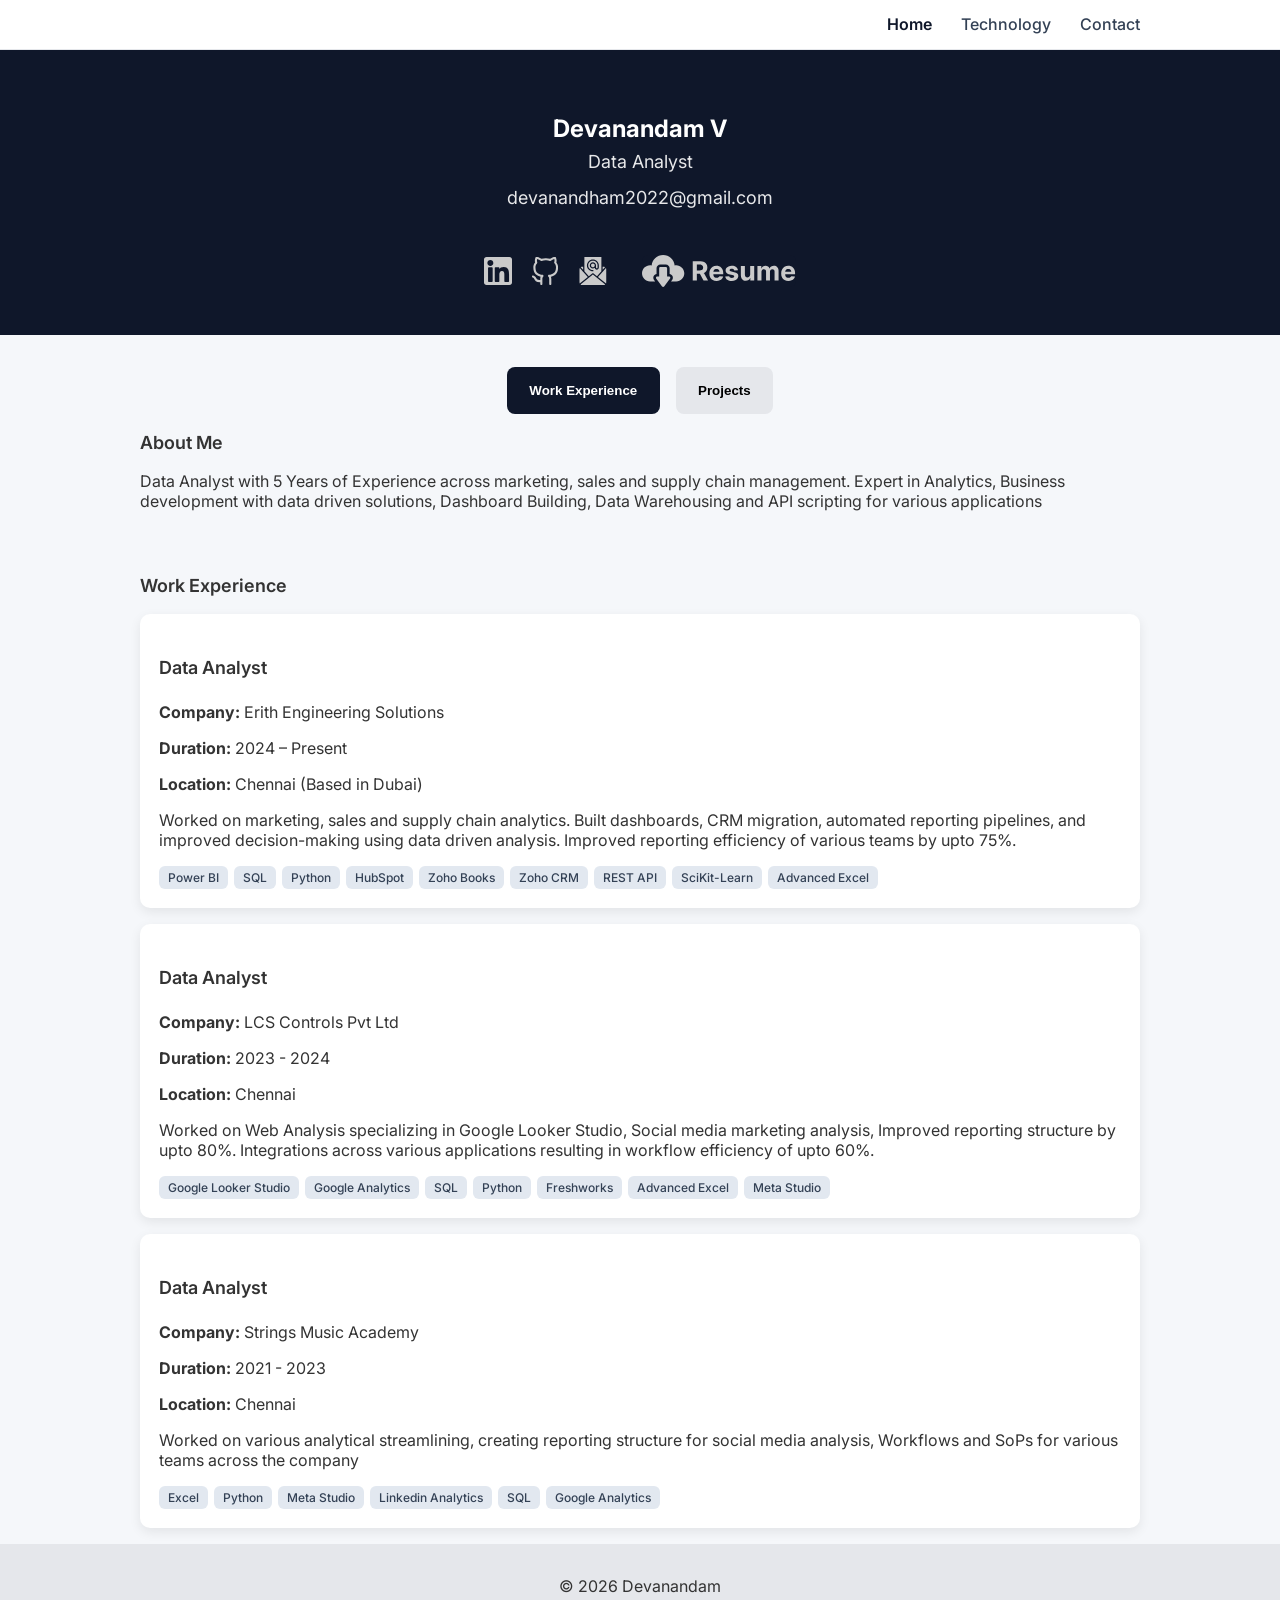
<file: index.html>
<!DOCTYPE html>
<html lang="en">
<head>
    <meta charset="UTF-8" />
    <meta name="viewport" content="width=device-width, initial-scale=1.0" />
    <title>Devanandam | Profile</title>
    <link rel="icon" type="image/svg+xml" href="favicon-B.svg">
    <link rel="stylesheet" href="style.css" />
    <link rel="preconnect" href="https://fonts.googleapis.com">
    <link rel="preconnect" href="https://fonts.gstatic.com" crossorigin>
    <link href="https://fonts.googleapis.com/css2?family=Inter:ital,opsz,wght@0,14..32,100..900;1,14..32,100..900&display=swap" rel="stylesheet">
</head>
<body>
<nav class="navbar">
    <div class="nav-container">
      <div class="logo"></div>
  
      <ul class="nav-links">
        <li><a href="index.html" class="active">Home</a></li>
        <li><a href="technology.html">Technology</a></li>
        <li><a href="Contacts.html">Contact</a></li>
      </ul>
    </div>
  </nav>

<script>
    function openTab(evt, tabName) {
      // hide all tabs
      document.querySelectorAll(".tab-content").forEach(tab => {
        tab.classList.remove("active");
      });
    
      // remove active from buttons
      document.querySelectorAll(".tab-btn").forEach(btn => {
        btn.classList.remove("active");
      });
    
      // show selected
      document.getElementById(tabName).classList.add("active");
      evt.currentTarget.classList.add("active");
    }
</script>


  <header>
    <h1>Devanandam V</h1>
    <h2>Data Analyst</h2>
    <h2>devanandham2022@gmail.com</h2>
    <div class="socials">
        <a href="https://www.linkedin.com/in/devanadham-v-a43195300/" target="_blank">
          <img src="Icons/linkedin-W.svg" alt="LinkedIn" />
        </a>
      
        <a href="https://github.com/Devanandham99" target="_blank">
          <img src="Icons/github-W.svg" alt="GitHub" />
        </a>
      
        <a href="Contacts.html">
          <img src="Icons/email-W.svg" alt="Email" />
        </a>
      
        <a href="Assets/devanandam-resume.pdf" target="_blank" rel="noopener noreferrer" class="resume-btn">
          <img src="Icons/resume-W.svg" alt="Download Resume" />
        </a>
      </div>

  </header>

  <div class="tabs container">
    <button class="tab-btn active" onclick="openTab(event, 'experience')">
      Work Experience
    </button>
    <button class="tab-btn" onclick="openTab(event, 'projects')">
      Projects
    </button>
  </div>

  <section class="about container">
    <h3>About Me</h3>
    <p>Data Analyst with 5 Years of Experience across marketing, sales and supply chain management. Expert in Analytics, Business development with data driven solutions, Dashboard Building, Data Warehousing and API scripting for various applications</p>
  </section>
  <section id="experience" class="tab-content container active">
    <h3>Work Experience</h3>
  
    <div class="card">
      <h4>Data Analyst</h4>
      <p><strong>Company:</strong> Erith Engineering Solutions</p>
      <p><strong>Duration:</strong> 2024 – Present</p>
      <p><strong>Location:</strong> Chennai (Based in Dubai)</p>
      <p>
        Worked on marketing, sales and supply chain analytics. Built dashboards, CRM migration, automated reporting pipelines, and improved decision-making using data driven analysis. Improved reporting efficiency of various teams by upto 75%. 
      </p>

      <!-- ✅ Skills used -->
      <div class="card-skills">
        <span class="skill-tag">Power BI</span>
        <span class="skill-tag">SQL</span>
        <span class="skill-tag">Python</span>
        <span class="skill-tag">HubSpot</span>
        <span class="skill-tag">Zoho Books</span>
        <span class="skill-tag">Zoho CRM</span>
        <span class="skill-tag">REST API</span>
        <span class="skill-tag">SciKit-Learn</span>
        <span class="skill-tag">Advanced Excel</span>
      </div>
    </div>
    <div class="card">
      <h4>Data Analyst</h4>
      <p><strong>Company:</strong> LCS Controls Pvt Ltd</p>
      <p><strong>Duration:</strong> 2023 - 2024</p>
      <p><strong>Location:</strong> Chennai</p>
      <p>
        Worked on Web Analysis specializing in Google Looker Studio, Social media marketing analysis, Improved reporting structure by upto 80%. Integrations across various applications resulting in workflow efficiency of upto 60%.
      </p>

      <!-- ✅ Skills used -->
      <div class="card-skills">
        <span class="skill-tag">Google Looker Studio</span>
        <span class="skill-tag">Google Analytics</span>
        <span class="skill-tag">SQL</span>
        <span class="skill-tag">Python</span>
        <span class="skill-tag">Freshworks</span>
        <span class="skill-tag">Advanced Excel</span>
        <span class="skill-tag">Meta Studio</span>
      </div>
    </div>

    <div class="card">
      <h4>Data Analyst</h4>
      <p><strong>Company:</strong> Strings Music Academy</p>
      <p><strong>Duration:</strong> 2021 - 2023</p>
      <p><strong>Location:</strong> Chennai</p>
      <p>
        Worked on various analytical streamlining, creating reporting structure for social media analysis, Workflows and SoPs for various teams across the company
      </p>

      <!-- ✅ Skills used -->
      <div class="card-skills">
        <span class="skill-tag">Excel</span>
        <span class="skill-tag">Python</span>
        <span class="skill-tag">Meta Studio</span>
        <span class="skill-tag">Linkedin Analytics</span>
        <span class="skill-tag">SQL</span>
        <span class="skill-tag">Google Analytics</span>
      </div>
    </div>

  </section>
  
  <!-- Projects Tab -->
  <section id="projects" class="tab-content container">
    <h3>Projects</h3>

    <div class="card">
      <h4>NLP Project On Book Reviews</h4>
      <p>Using Natural Language Processing to analyze reviews of books and identify trends and patterns.</p>
      <a href="https://github.com/Devanandham99/Portfolio-Projects/tree/22cbae666b708d479b3a723a235a0c40a0afc872/NLP%20Project%20On%20Book%20Reviews" target="_blank">View Project →</a>
      <div class="card-skills">
        <span class="skill-tag">Pandas</span>
        <span class="skill-tag">Numpy</span>
        <span class="skill-tag">Seaborn</span>
        <span class="skill-tag">Matplotlib</span>
        <span class="skill-tag">Text Processing</span>
        <span class="skill-tag">Text Blob</span>
        <span class="skill-tag">Sci-kit Learn</span>
        <span class="skill-tag">Word Cloud</span>
        <span class="skill-tag">NLTK</span>
      </div>       
    </div>

    <div class="card">
      <h4>Steam Games Analysis</h4>
      <p>Analysis of social media data to understand user engagement patterns and metrics for various products.</p>
      <a href="https://github.com/Devanandham99/Portfolio-Projects/tree/e1949dfdd8c539cf58ebae8cbb5620fc46101f01/Steam%20Games%20Data%20Analysis" target="_blank">View Project →</a>
      <div class="card-skills">
        <span class="skill-tag">Seaborn</span>
        <span class="skill-tag">Pandas</span>
        <span class="skill-tag">Numpy</span>
      </div>       
    </div>
  
    <div class="card">
      <h4>Car Sales Data Processing/Analysis</h4>
      <p>Data processing and analysis of car sales database using pandas</p>
      <a href="https://github.com/Devanandham99/Portfolio-Projects/tree/2d07270b5e9420db4c0938f591bab6245e6ea134/Car%20Sales%20Project" target="_blank">View Project →</a>
      <div class="card-skills">
        <span class="skill-tag">Pandas</span>
        <span class="skill-tag">Matplotlib</span>
      </div>  

    </div>
  
    <div class="card">
      <h4>Data Scraping</h4>
      <p>Data Scraping using Selenium to get data for warehousing.</p>
      <a href="https://github.com/Devanandham99/Portfolio-Projects/tree/2d07270b5e9420db4c0938f591bab6245e6ea134/Data%20Scraping" target="_blank">View Project →</a>
      <div class="card-skills">
        <span class="skill-tag">Selenium</span>
        <span class="skill-tag">Pandas</span>
        <span class="skill-tag">BeautifulSoup</span>
        <span class="skill-tag">requests</span>
      </div>       
    </div>

    <div class="card">
      <h4>Dashboard</h4>
      <p>Example Dashboards using opensource datasets.</p>
      <a href="https://github.com/Devanandham99/Portfolio-Projects/tree/70073669f018ca83e619e7d2b7d7c7980ea79258/Dashboards" target="_blank">View Project →</a>
      <div class="card-skills">
        <span class="skill-tag">Tableau</span>
        <span class="skill-tag">Power BI</span>
        <span class="skill-tag">Excel</span>
        <span class="skill-tag">Google Looker Studio</span>
        <span class="skill-tag">SQL</span>
        <span class="skill-tag">Google Sheets</span>
      </div>       
    </div>    

    <div class="card">
      <h4>CRM to Google Sheets Integration</h4>
      <p>Pulling data from Hubspot CRM to Google Sheets using REST API.</p>
      <a href="https://github.com/Devanandham99/Portfolio-Projects/tree/3ea5dff24ce69333540878bbf10d671288c5dcb7/Hubspot%20to%20Google%20Sheets%20REST%20API" target="_blank">View Project →</a>
      <div class="card-skills">
        <span class="skill-tag">REST API</span>
        <span class="skill-tag">Hubspot</span>
        <span class="skill-tag">Google Sheets</span>
        <span class="skill-tag">JS</span>
      </div>       
    </div>

    <div class="card">
      <h4>Social Media Analysis</h4>
      <p>Analysis of social media data to understand user engagement patterns and metrics for various products.</p>
      <a href="https://github.com/Devanandham99/Portfolio-Projects/tree/26cd659598d46aff903115a7fd73586966958144/Social%20Media%20Project" target="_blank">View Project →</a>
      <div class="card-skills">
        <span class="skill-tag">Meta Studio</span>
        <span class="skill-tag">Linkedin</span>
        <span class="skill-tag">Seaborn</span>
        <span class="skill-tag">Pandas</span>
        <span class="skill-tag">Matplotlib</span>
        <span class="skill-tag">Numpy</span>
      </div>       
    </div>

  </section>

  <footer>
    <p>© 2026 Devanandam</p>
  </footer>
</body>

</html>
</file>
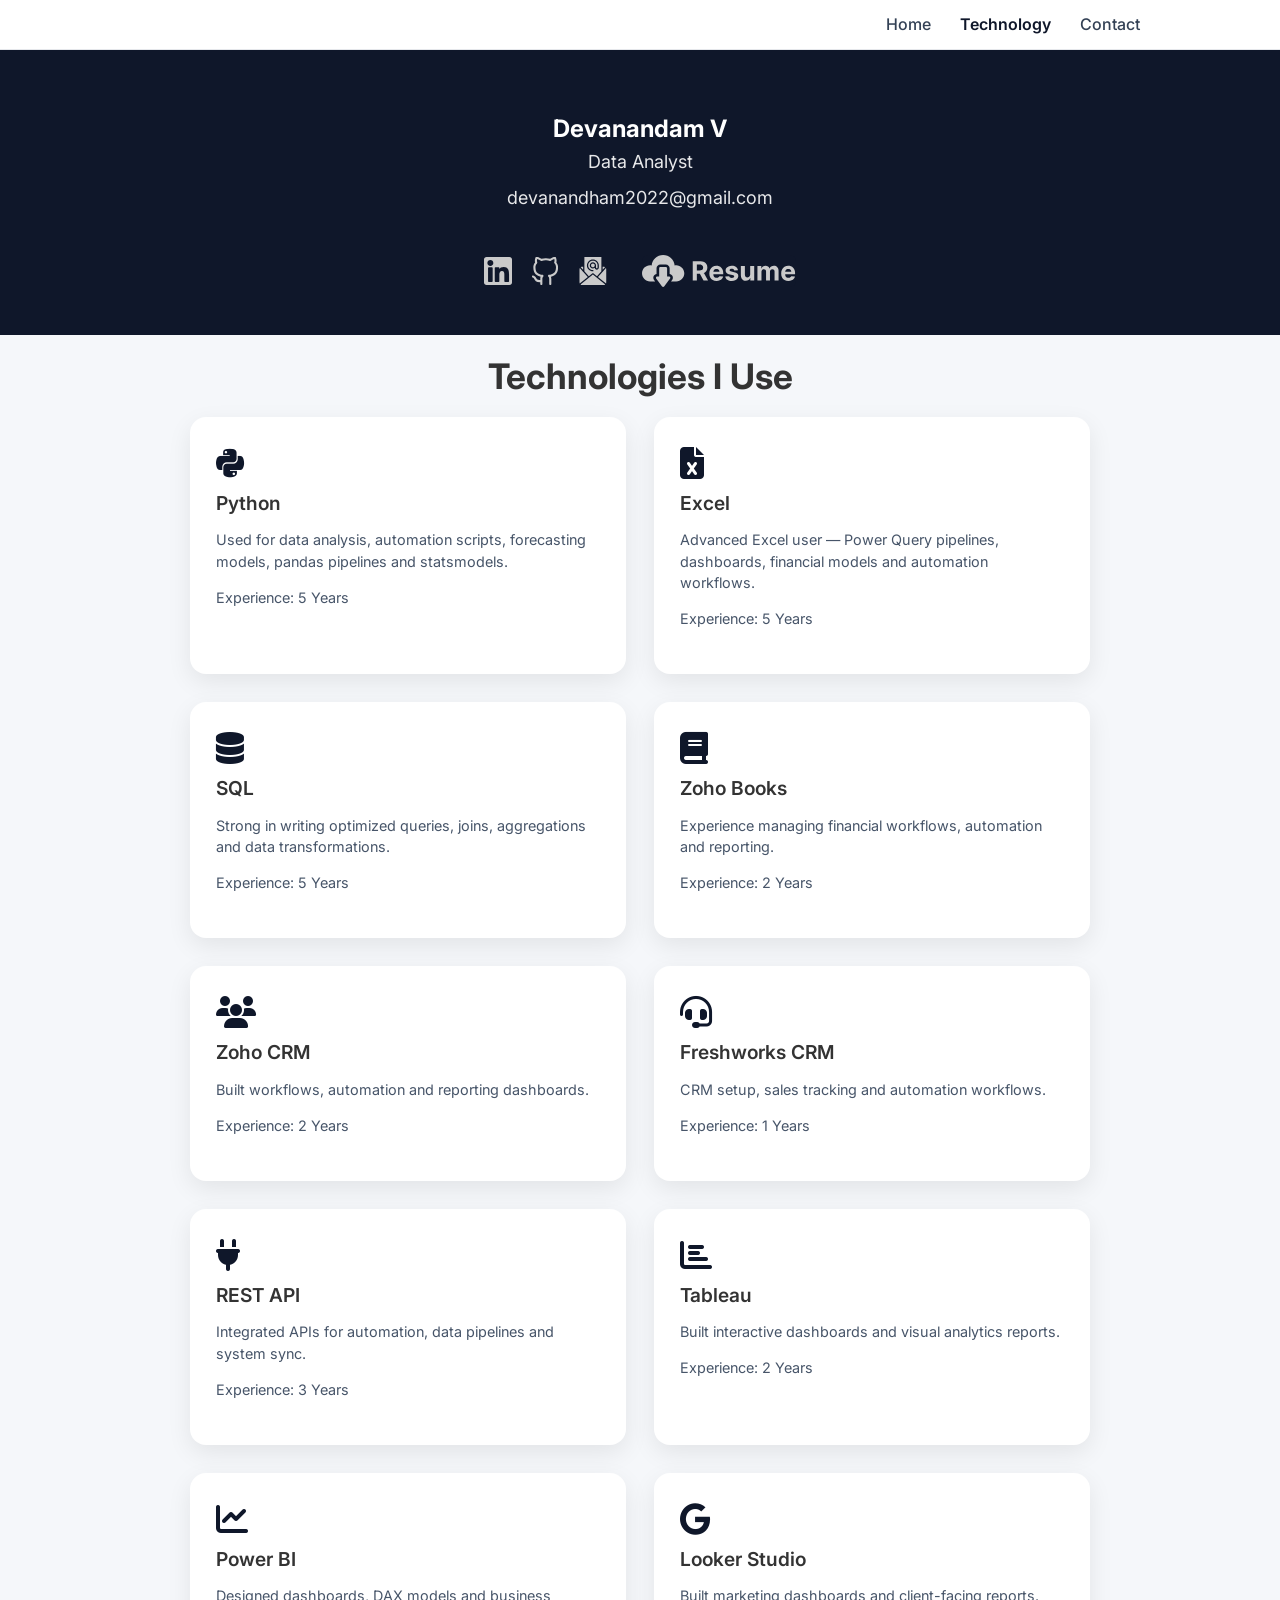
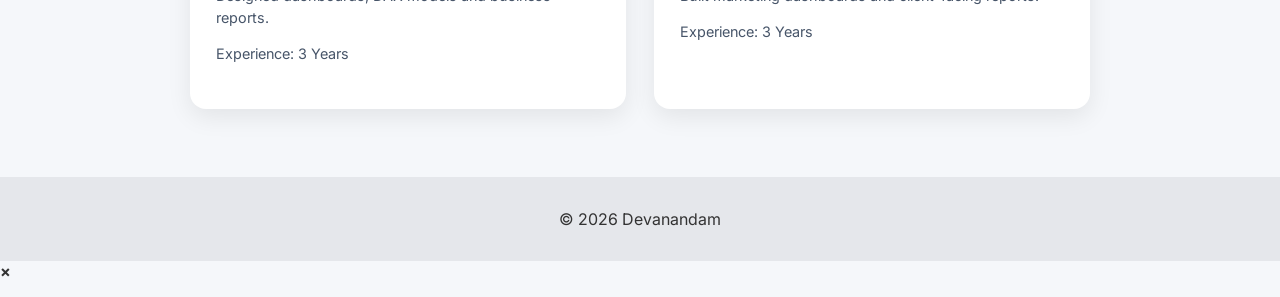
<file: technology.html>
<!DOCTYPE html>
<html lang="en">
<head>
    <meta charset="UTF-8" />
    <meta name="viewport" content="width=device-width, initial-scale=1.0" />
    <title>Devanandam | Profile</title>
    <link rel="icon" type="image/svg+xml" href="favicon-B.svg">
    <link rel="stylesheet" href="style.css" />
    <link rel="stylesheet" href="https://cdnjs.cloudflare.com/ajax/libs/font-awesome/6.5.0/css/all.min.css">
    <link rel="preconnect" href="https://fonts.googleapis.com">
    <link rel="preconnect" href="https://fonts.gstatic.com" crossorigin>
    <link href="https://fonts.googleapis.com/css2?family=Inter:ital,opsz,wght@0,14..32,100..900;1,14..32,100..900&display=swap" rel="stylesheet">
</head>

<body>
  <nav class="navbar">
    <div class="nav-container">
      <div class="logo"></div>
  
      <ul class="nav-links">
        <li><a href="index.html">Home</a></li>
        <li><a href="technology.html" class="active">Technology</a></li>
        <li><a href="Contacts.html">Contact</a></li>
      </ul>
    </div>
  </nav>

  <header>
    <h1>Devanandam V</h1>
    <h2>Data Analyst</h2>
    <h2>devanandham2022@gmail.com</h2>

    <div class="socials">
        <a href="https://www.linkedin.com/in/devanadham-v-a43195300/" target="_blank">
          <img src="Icons/linkedin-W.svg" alt="LinkedIn" />
        </a>
      
        <a href="https://github.com/Devanandham99" target="_blank">
          <img src="Icons/github-W.svg" alt="GitHub" />
        </a>
      
        <a href="Contacts.html">
          <img src="Icons/email-W.svg" alt="Email" />
        </a>
      
        <a href="Assets/devanandam-resume.pdf" target="_blank" rel="noopener noreferrer" class="resume-btn">
          <img src="Icons/resume-W.svg" alt="Download Resume" />
        </a>
      </div>

  </header>
<section class="tech-section">
  <h1>Technologies I Use</h1>

  <div class="tech-grid">

    <div class="tech-card">
      <i class="fab fa-python"></i>
      <h3>Python</h3>
      <p>
        Used for data analysis, automation scripts, forecasting models,
        pandas pipelines and statsmodels.
      </p>
      <p>
        Experience: 5 Years
      </p>
    </div>

    <div class="tech-card">
      <i class="fas fa-file-excel"></i>
      <h3>Excel</h3>
      <p>
        Advanced Excel user — Power Query pipelines, dashboards,
        financial models and automation workflows.
      </p>
      <p>
        Experience: 5 Years
      </p>
    </div>

    <div class="tech-card">
      <i class="fas fa-database"></i>
      <h3>SQL</h3>
      <p>
        Strong in writing optimized queries, joins, aggregations
        and data transformations.
      </p>
      <p>
        Experience: 5 Years
      </p>
    </div>

    <div class="tech-card">
      <i class="fas fa-book"></i>
      <h3>Zoho Books</h3>
      <p>
        Experience managing financial workflows, automation and reporting.
      </p>
      <p>
        Experience: 2 Years
      </p>
    </div>

    <div class="tech-card">
      <i class="fas fa-users"></i>
      <h3>Zoho CRM</h3>
      <p>
        Built workflows, automation and reporting dashboards.
      </p>
      <p>
        Experience: 2 Years
      </p>
    </div>

    <div class="tech-card">
      <i class="fas fa-headset"></i>
      <h3>Freshworks CRM</h3>
      <p>
        CRM setup, sales tracking and automation workflows.
      </p>
      <p>
        Experience: 1 Years
      </p>
    </div>

    <div class="tech-card">
      <i class="fas fa-plug"></i>
      <h3>REST API</h3>
      <p>
        Integrated APIs for automation, data pipelines and system sync.
      </p>
      <p>
        Experience: 3 Years
      </p>
    </div>

    <div class="tech-card">
      <i class="fas fa-chart-bar"></i>
      <h3>Tableau</h3>
      <p>
        Built interactive dashboards and visual analytics reports.
      </p>
      <p>
        Experience: 2 Years
      </p>
    </div>

    <div class="tech-card">
      <i class="fas fa-chart-line"></i>
      <h3>Power BI</h3>
      <p>
        Designed dashboards, DAX models and business reports.
      </p>
      <p>
        Experience: 3 Years
      </p>
    </div>

    <div class="tech-card">
      <i class="fab fa-google"></i>
      <h3>Looker Studio</h3>
      <p>
        Built marketing dashboards and client-facing reports.
      </p>
      <p>
        Experience: 3 Years
      </p>
    </div>

  </div>
</section>


  <footer>
    <p>© 2026 Devanandam</p>
  </footer>

  <div id="tech-modal" class="modal">
  <div class="modal-content">
    <span class="modal-close">&times;</span>
    <h2 id="modal-title"></h2>
    <p id="modal-description"></p>
  </div>
  </div>


</html>
</file>
<file: style.css>
body {
    font-family: "Inter", sans-serif;
    font-optical-sizing: auto;
    font-weight: 700;
    font-style: normal;
  margin: 0;
  -webkit-font-smoothing: antialiased;
  -moz-osx-font-smoothing: grayscale;
  background: #f5f7fa;
  color: #333;
  outline: 0px solid rgba(255, 0, 0, 0) !important;
}

h1 { font-weight: 700; font-size: x-large;}
h2 { font-weight: 400; font-size: large;}
h3 { font-weight: 600; font-size: Large;}
h4 { font-weight: 600; font-size: Large;}
p  { font-weight: 400; font-size: medium;}

header {
  background: #0f172a;
  color: white;
  text-align: center;

  padding: 3rem 1rem 2rem 1rem;   /* balanced vertical spacing */
  margin: 0;

  display: flex;
  flex-direction: column;
  align-items: center;
  justify-content: center;
}

header h1 {
  margin-bottom: 0.5rem;
}

header h2 {
  margin-top: 0;
  opacity: 0.9;
}

section {
  max-width: 1000px;
  margin: 3rem auto;      /* centers + vertical spacing */
  padding: 0 1rem;   /* clean reset */
  outline: 1px solid rgba(255, 0, 0, 0) !important;
}

footer {
  text-align: center;
  padding: 1rem;
  background: #e5e7eb;
}

/* Tabs */

.tabs {
  display: flex;
  justify-content: center;
  gap: 1rem;

  max-width: 1000px;
  margin-top: 2rem !important;
  margin: 0 auto 2rem auto;   /* ↑ more space from blue section */
  padding: 0 1.25rem;             /* slight horizontal comfort */
}
  
  .tab-btn {
    padding: 1rem 1.4rem;
    border: none;
    background: #e5e7eb;
    cursor: pointer;
    border-radius: 8px;
    font-weight: 600;
  }
  
  .tab-btn.active {
    background: #0f172a;
    color: white;
  }
  
  /* Tab content */
  .tab-content {
    display: none;
    padding: 1.5rem;
  }
  
  .tab-content.active {
    display: block;
  }
  
  
  /* Cards */
  .card {
    background: white;
    padding: 1.2rem;
    margin-bottom: 1rem;
    border-radius: 10px;
    box-shadow: 0 4px 12px rgba(0,0,0,0.08);
  }

  /* Skills inside cards */

.card-skills {
  display: flex;
  flex-wrap: wrap;
  gap: 0.4rem;
  margin-top: 1rem;
}

.skill-tag {
  background: #e2e8f0;
  color: #334155;
  font-size: 0.75rem;
  font-weight: 500;
  padding: 0.25rem 0.55rem;
  border-radius: 6px;
  white-space: nowrap;
}

  .socials {
    display: flex;
    justify-content: center;
    align-items: center;
    gap: 1.2rem;
  
    max-width: 1000px;   /* keeps it aligned with rest of page */
    margin: 2rem auto 1rem auto;
    padding-top: 0 1rem;  /* THIS centers the whole section */
    /*padding: 0 1rem;     optional mobile padding */
  }
  
  .socials a {
    display: inline-flex;
    align-items: center;
    justify-content: center;
    height: 32px;
  }
  .socials img {
    width: 28px;
    height: 28px;
    display: block;
    cursor: pointer;
    transition: transform 0.2s ease, opacity 0.2s ease;
  }
  
  .socials img:hover {
    transform: translateY(-2px);
    opacity: 0.8;
  }
  
  .container {
    max-width: 1000px;
    margin: auto;
    padding: 0 1rem;
  }

  /* Resume button */
  .resume-btn {
    height: 28px;
    width: auto;
    display: block;
    align-items: center;
    justify-content: center;
    margin-left: 1rem;
    background: #0f172a;
    color: white;
    padding: 0;
    text-decoration: none;
    border-radius: 6px;
    font-weight: 600;
    transition: transform 0.2s ease, opacity 0.2s ease;
  }

  .resume-btn img {
  height: 100%;      /* fill container height */
  width: auto;       /* keep aspect ratio */
  display: block;
  object-fit: contain;
  transition: transform 0.2s ease, opacity 0.2s ease;
  }
  
  .resume-btn:hover {
    transform: translateY(-2px);
    opacity: 0.8;
  }


  .navbar {
    position: sticky;
    top: 0;
    width: 100%;
    background: white;
    border-bottom: 1px solid #e5e7eb;
    z-index: 1000;
  }
  
  .nav-container {
    max-width: 1000px;
    margin: auto;
    padding: 0.9rem 1rem;
  
    display: flex;
    justify-content: space-between;
    align-items: center;
  }
  
  .logo {
    font-weight: 700;
    font-size: 1.1rem;
    color: #0f172a;
  }
  
  .nav-links {
    list-style: none;
    display: flex;
    gap: 1.8rem;
    margin: 0;
    padding: 0;
  }
  
  .nav-links a {
    text-decoration: none;
    color: #334155;
    font-weight: 500;
    transition: color 0.2s ease;
  }
  
  .nav-links a:hover {
    color: #0f172a;
  }
  
  .nav-links a.active {
    color: #0f172a;
    font-weight: 600;
  }

  section + section {
  margin-top: 4rem !important;
}

/* Contact form */

#contact-form {
  display: flex;
  flex-direction: column;
  gap: 0.75rem;
}

#contact-form input,
#contact-form textarea {
  padding: 0.6rem 0.7rem;
  border-radius: 6px;
  border: 1px solid #cbd5e1;
  font-family: inherit;
  font-size: 0.9rem;
}

.send-btn {
  margin-top: 0.5rem;
  padding: 0.6rem;
  border: none;
  border-radius: 6px;
  background: #0f172a;
  color: white;
  font-weight: 600;
  cursor: pointer;
  transition: transform 0.15s ease, opacity 0.15s ease;
}

.send-btn:hover {
  transform: translateY(-1px);
  opacity: 0.9;
}

/* Contact Info Section */
.contact-info {
  display: flex;
  flex-direction: column;
  gap: 1.2rem;
}

.contact-info-item {
  display: flex;
  align-items: center;
  gap: 1rem;
}

.contact-info-item i {
  font-size: 1.2rem;
  width: 2.2rem;
  height: 2.2rem;
  display: flex;
  align-items: center;
  justify-content: center;
  border-radius: 50%;
  background-color: rgba(255, 255, 255, 0.1); /* adjust to your theme */
  flex-shrink: 0;
}

.contact-info-label {
  display: block;
  font-size: 0.75rem;
  opacity: 0.6;
  margin-bottom: 0.15rem;
  text-transform: uppercase;
  letter-spacing: 0.05em;
}

.contact-info-item a {
  font-size: 0.95rem;
  text-decoration: none;
  color: inherit;
}

.contact-info-item a:hover {
  text-decoration: underline;
}

.tech-section {
  padding: 20px 20px;
  text-align: center;
  margin-top: 0;
}

.tech-section h1 {
  font-size: 2.2rem;
  margin-top: 0;           /* remove default browser margin */
  margin-bottom: 20px;
}

/* GRID → FORCE 2 COLUMNS */
.tech-grid {
  display: grid;
  grid-template-columns: repeat(2, 1fr); /* 🔥 2 columns */
  gap: 28px;
  max-width: 900px;
  margin: auto;
}

/* BIG CARDS */
.tech-card {
  background: #ffffff;
  padding: 30px 26px;
  border-radius: 16px;

  text-align: left;

  box-shadow: 0 8px 24px rgba(0,0,0,0.08);

  transition: transform 0.25s ease, box-shadow 0.25s ease;
}

/* ICON */
.tech-card i {
  font-size: 32px;
  margin-bottom: 12px;
  color: #0f172a;
}

/* TITLE */
.tech-card h3 {
  margin: 0 0 10px 0;
  font-size: 1.2rem;
}

/* DESCRIPTION */
.tech-card p {
  font-size: 0.9rem;
  color: #475569;
  line-height: 1.5;
}

/* HOVER */
.tech-card:hover {
  transform: translateY(-6px);
  box-shadow: 0 20px 40px rgba(0,0,0,0.12);
}

.tech-card.moving {
  transition: transform 0.55s cubic-bezier(0.22, 1, 0.36, 1);
}

.tech-card.springing.moving {
  transition: none !important;
}

.tech-card.springing {
  transition: none !important;
}

/* HOVER */
.tech-card:hover {
  transform: translateY(-6px) scale(1.02);
}

/* ✅ EXPANDED (matches new JS) */
.tech-card.active {
  grid-column: span 2;
  grid-row: span 2;

  transform: scale(1.04);
  box-shadow: 0 30px 80px rgba(0,0,0,0.35);
  padding: 32px;

  transition:
    transform 0.45s cubic-bezier(.22,1,.36,1),
    box-shadow 0.45s cubic-bezier(.22,1,.36,1),
    padding 0.35s ease;
}

/* DETAILS HIDDEN */
.tech-details {
  max-height: 0;
  opacity: 0;
  overflow: hidden;
  margin-top: 0;

  transition:
    max-height 0.45s cubic-bezier(.22,1,.36,1),
    opacity 0.25s ease,
    margin-top 0.25s ease;
}

/* DETAILS SHOW */
.tech-card.active .tech-details {
  max-height: 600px;
  opacity: 1;
  transform: translateY(0);
  margin-top: 16px;
}

/* ✅ BLUR BACKGROUND (matches new JS) */
.tech-grid.has-active .tech-card:not(.active) {
  opacity: 0.45;
  filter: blur(2px);
  transform: scale(0.96);

  transition:
    opacity 0.30s ease,
    filter 0.30s ease,
    transform 0.35s ease;
}
</file>
